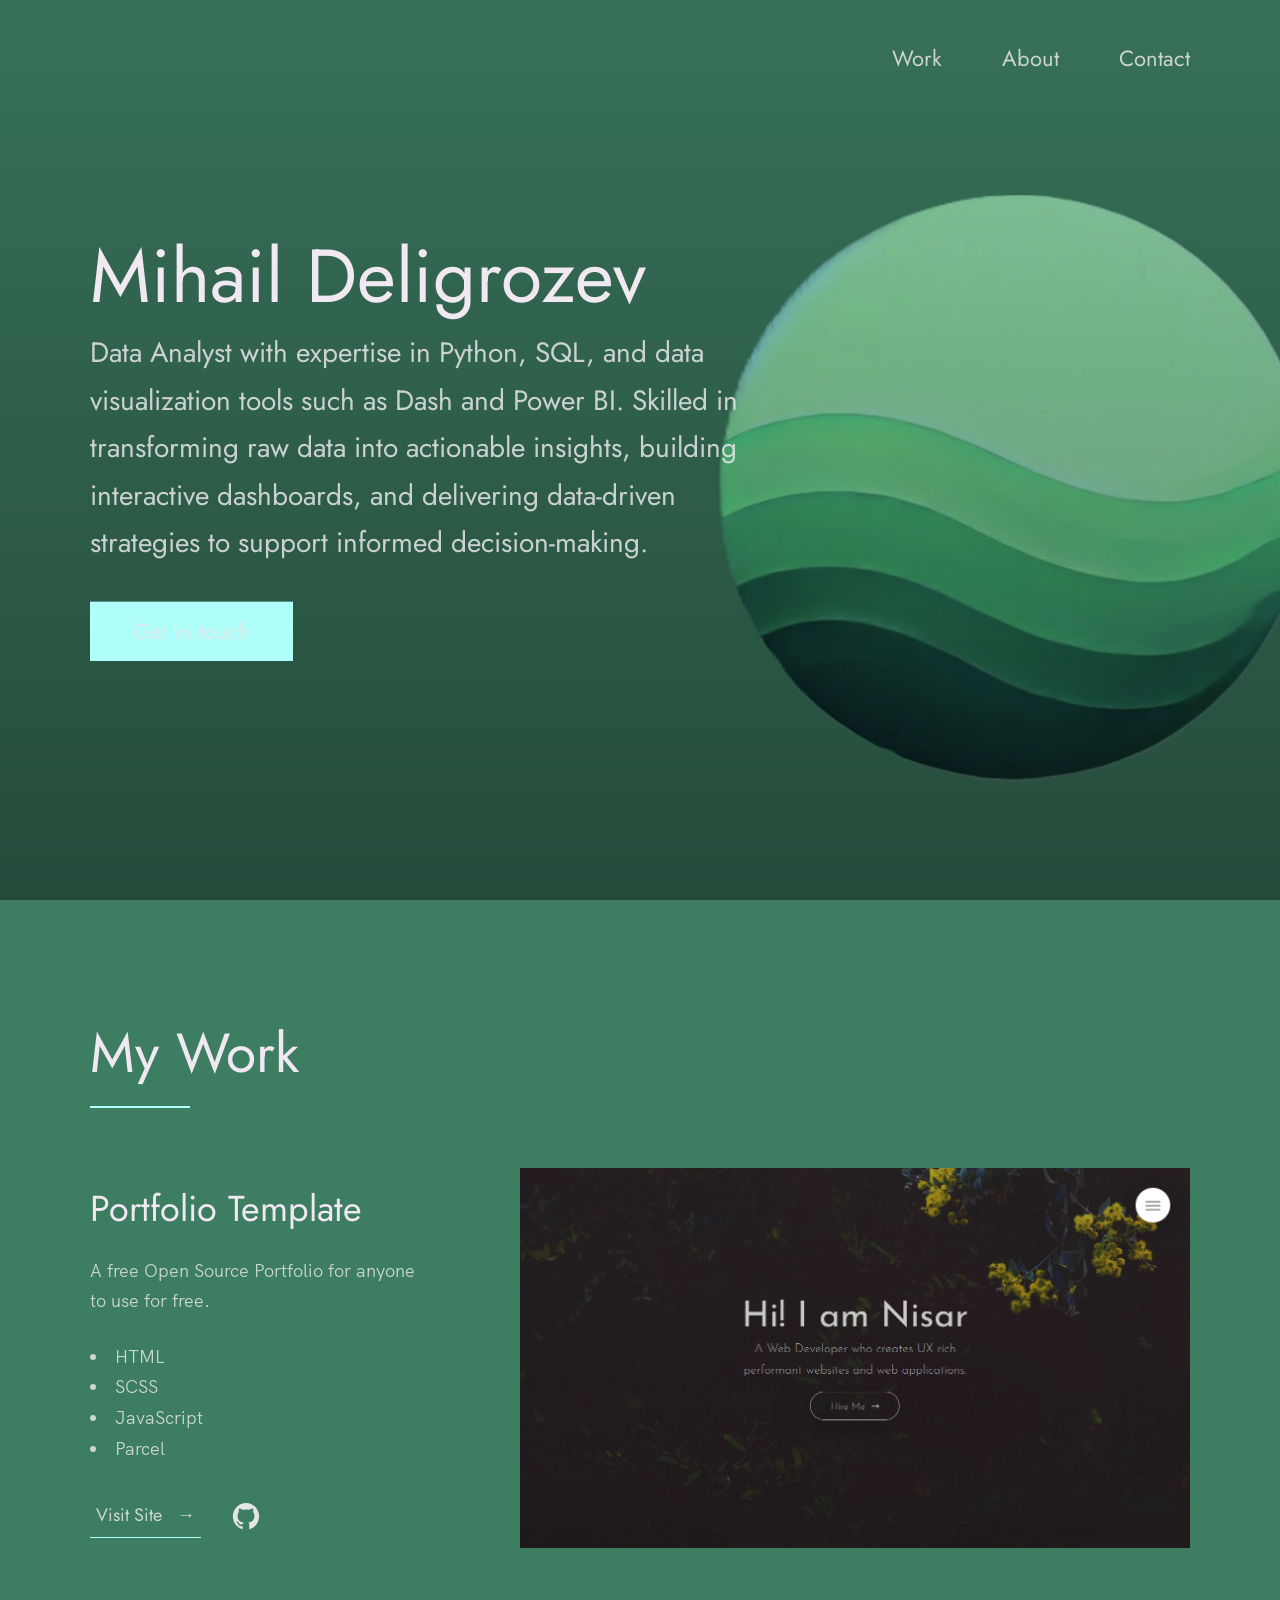
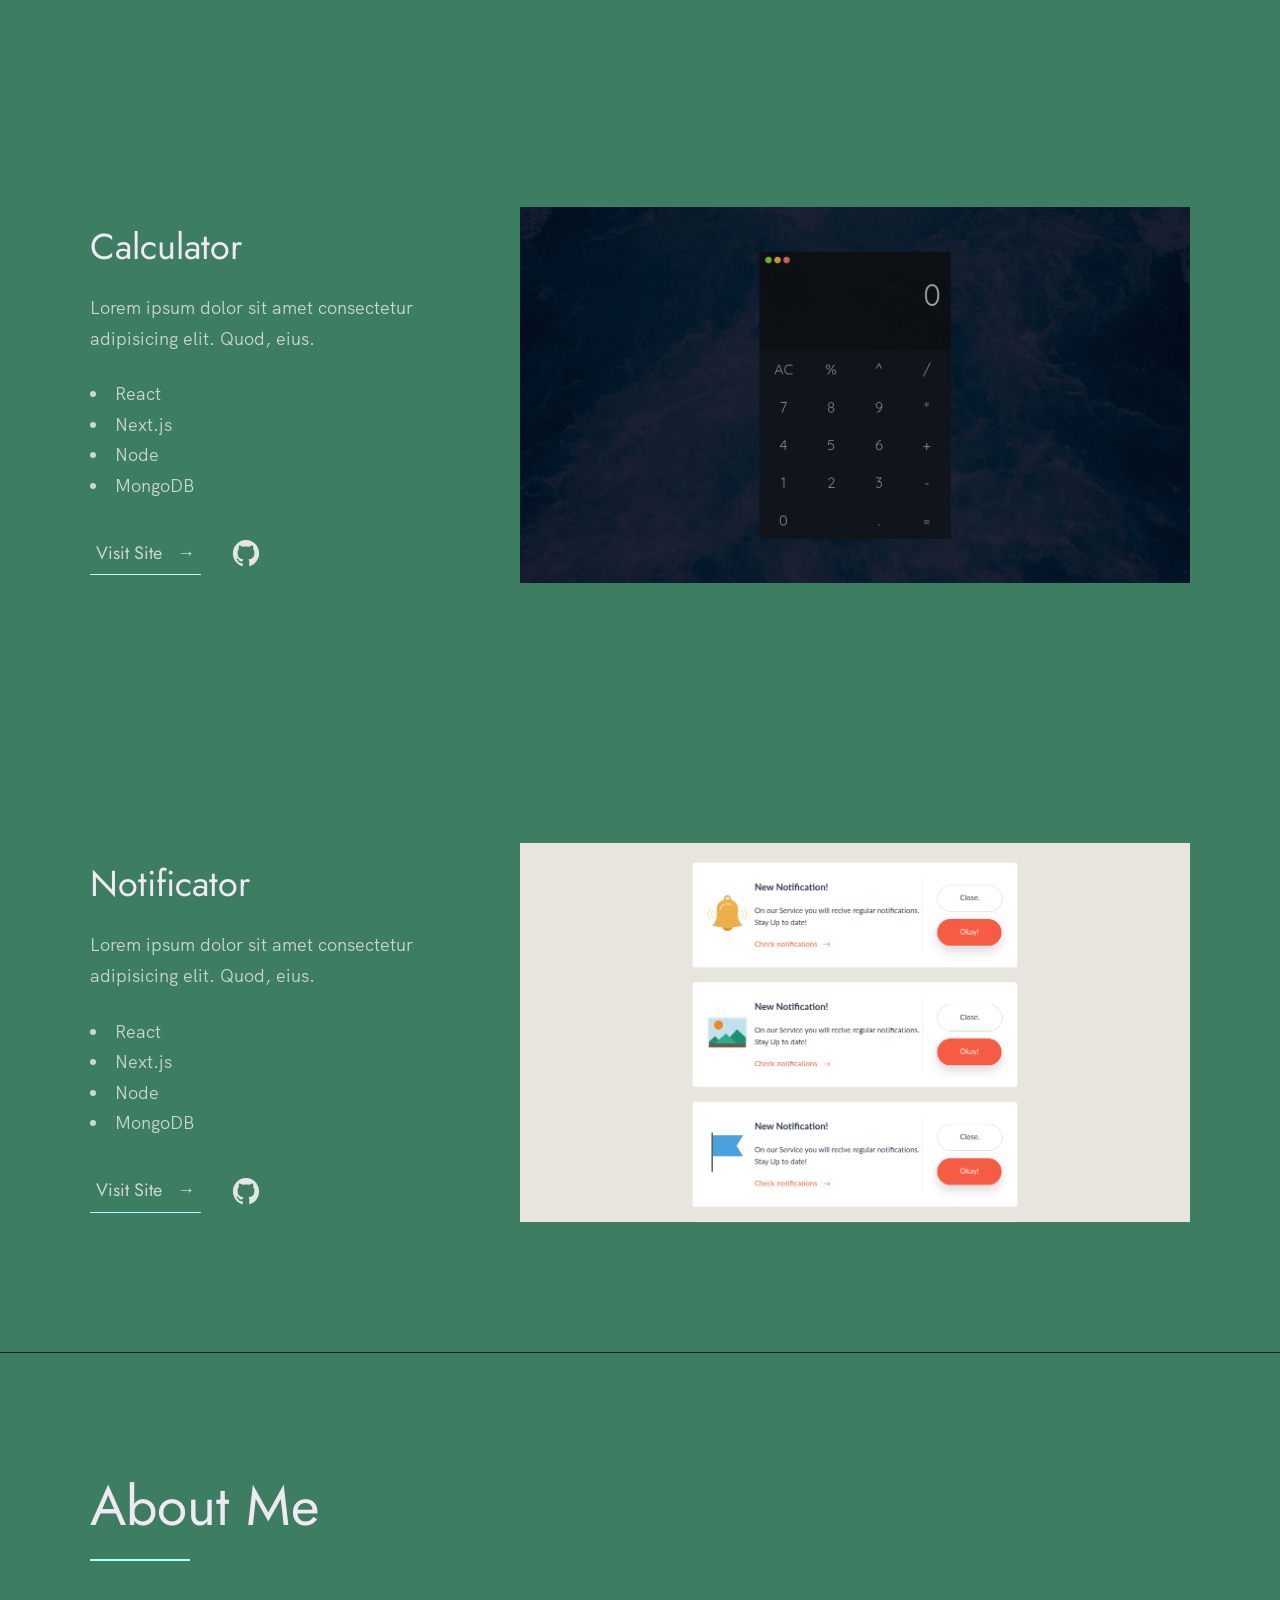
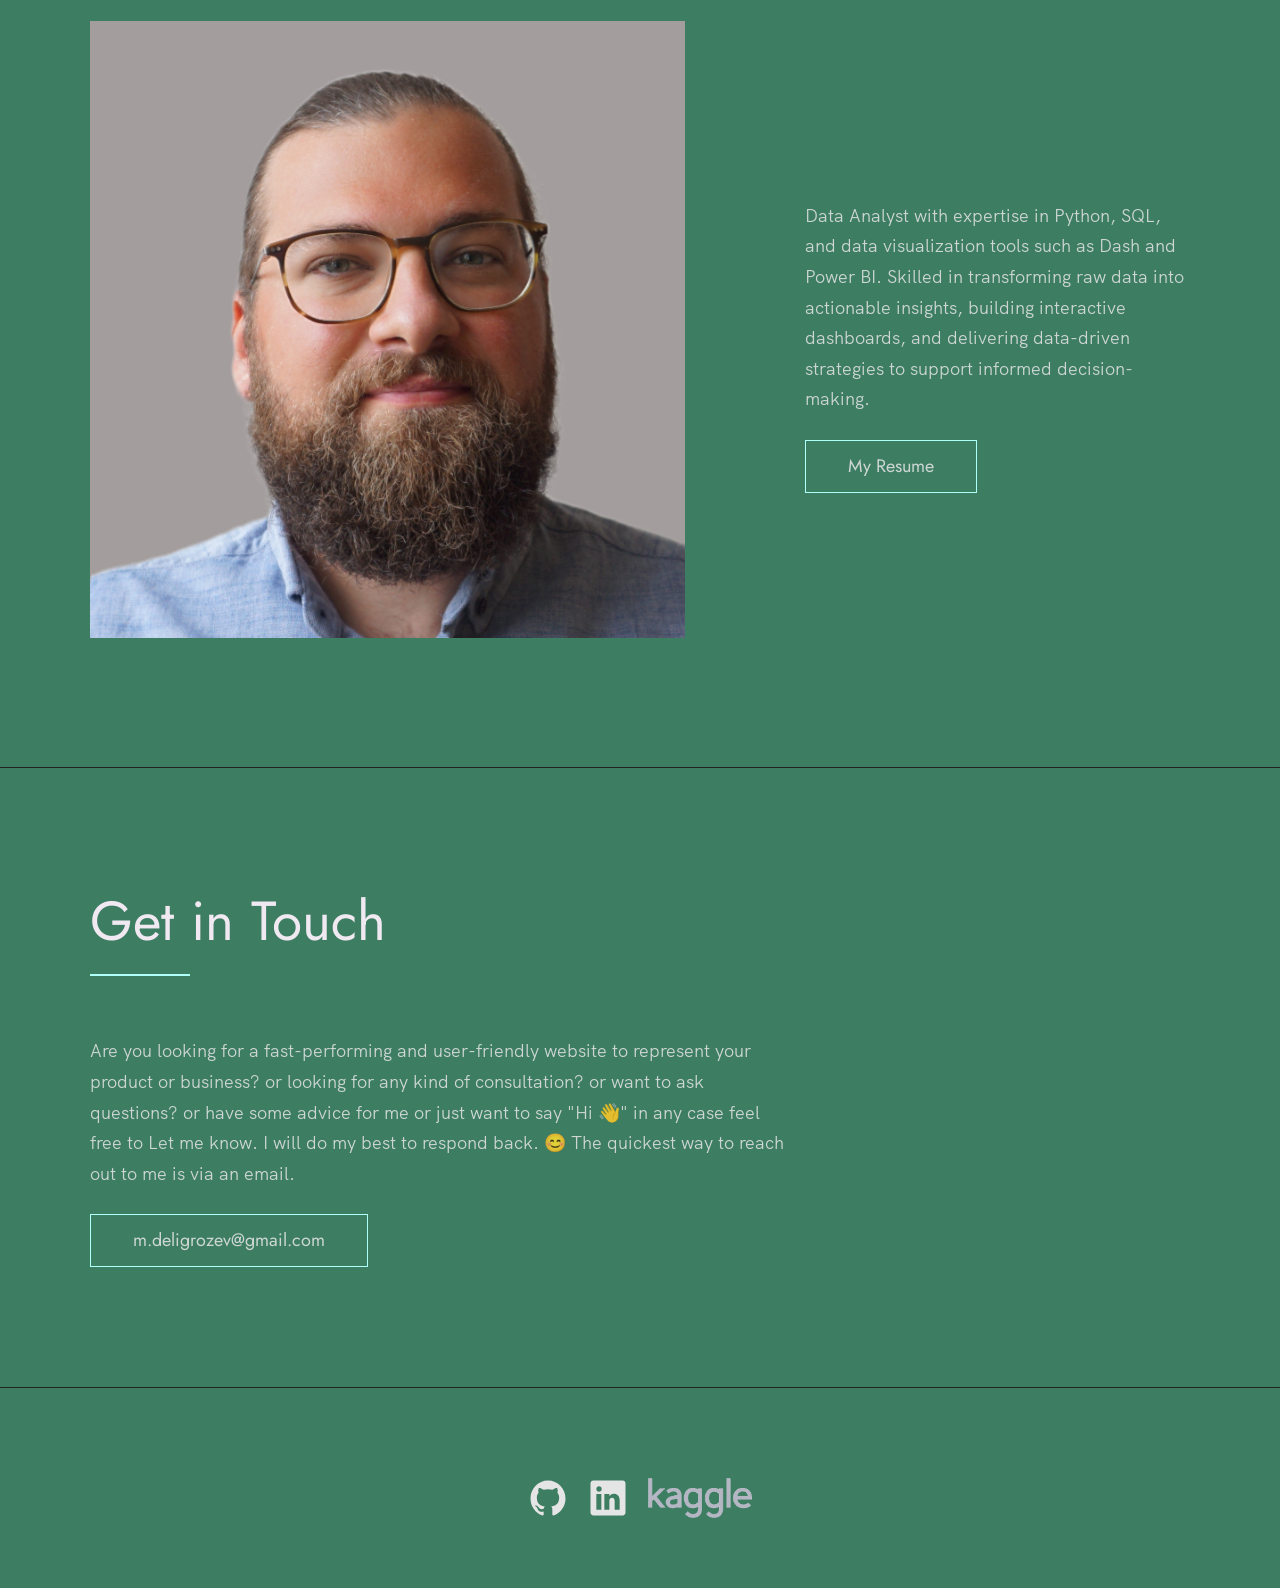
<file: index.html>
<!--
  Follow the instructions written in comments to create your stunning portfolio
-->

<!DOCTYPE html>
<html lang="en">

<head>
  <meta charset="UTF-8" />
  <meta name="viewport" content="width=device-width, initial-scale=1.0" />
  <link rel="shortcut icon" type="image/png" href="./images/header.png" />

  <!-- Put your site title here -->
  <title>
    Mihail Deligrozev | Data Analyst
  </title>

  <meta name="description" content="Add small description of yourslef.">
  <!-- Add some coding keywords below, Ex: (React, CSS etc) -->
  <meta name="keywords" content="Mihail Deligrozev, Python, PowerBI, Tableu" />
  <link rel="stylesheet" href="index.css" />
</head>

<body>

  <!-- ***** Header ***** -->

  <header class="header" role="banner" id="top">
    <div class="row">
      <nav class="nav" role="navigation">
        <ul class="nav__items">
          <li class="nav__item">
            <a href="#work" class="nav__link">Work</a>
          </li>
          <!-- *****<li class="nav__item">
            <a href="#clients" class="nav__link">Clients</a>
          </li> ***** -->
          <li class="nav__item">
            <a href="#about" class="nav__link">About</a>
          </li> 
          <li class="nav__item">
            <a href="#contact" class="nav__link">Contact</a>
          </li>
        </ul>
      </nav>
    </div>
    <div class="header__text-box row">
      <div class="header__text">
        <h1 class="heading-primary">
          <span>Mihail Deligrozev</span>
        </h1>
        <!-- Put a small paragraph about yourself -->
        <p>
          Data Analyst with expertise in Python, SQL,
          and data visualization tools such as Dash and Power BI.
          Skilled in transforming raw data into actionable insights,
          building interactive dashboards, and delivering
          data-driven strategies to support informed decision-making.
        </p>
        <a href="#contact" class="btn btn--pink">Get in touch</a>
      </div>
    </div>
  </header>

  <main role="main">

    <!-- ***** Work ***** -->

    <section class="work" id="work">
      <div class="row">
        <h2>My Work</h2>
        <div class="work__boxes">

          <!-- Each div with the work__box class is a project. -->

          <div class="work__box">
            <div class="work__text">
              <h3>Portfolio Template</h3>
              <p>
                A free Open Source Portfolio for anyone to use for free.
              </p>
              <ul class="work__list">
                <li>HTML</li>
                <li>SCSS</li>
                <li>JavaScript</li>
                <li>Parcel</li>
              </ul>

              <div class="work__links">
                <a href="https://nisar.surge.sh" target="_blank" class="link__text">
                  Visit Site <span>&rarr;</span>
                </a>
                <a href="https://github.com/mihel93/portfolio" title="View Source Code" target="_blank">
                  <img src="./images/github.svg" class="work__code" alt="GitHub">
                </a>
              </div>
            </div>
            <div class="work__image-box">
              <img src="./images/project-1.png" class="work__image" alt="Project 1" />
            </div>
          </div>

          <div class="work__box">
            <div class="work__text">
              <h3>Calculator</h3>
              <p>
                Lorem ipsum dolor sit amet consectetur adipisicing elit. Quod,
                eius.
              </p>
              <ul class="work__list">
                <li>React</li>
                <li>Next.js</li>
                <li>Node</li>
                <li>MongoDB</li>
              </ul>

              <div class="work__links">
                <a href="#" class="link__text">
                  Visit Site <span>&rarr;</span>
                </a>
                <a href="#">
                  <img src="./images/github.svg" class="work__code" title="View Source Code" alt="GitHub">
                </a>
              </div>
            </div>
            <div class="work__image-box">
              <img src="./images/project-2.png" class="work__image" alt="Project 1" />
            </div>
          </div>

          <div class="work__box">
            <div class="work__text">
              <h3>Notificator</h3>
              <p>
                Lorem ipsum dolor sit amet consectetur adipisicing elit. Quod,
                eius.
              </p>
              <ul class="work__list">
                <li>React</li>
                <li>Next.js</li>
                <li>Node</li>
                <li>MongoDB</li>
              </ul>

              <div class="work__links">
                <a href="#" class="link__text">
                  Visit Site <span>&rarr;</span>
                </a>
                <a href="#">
                  <img src="./images/github.svg" class="work__code" title="View Source Code" alt="GitHub">
                </a>
              </div>
            </div>
            <div class="work__image-box">
              <img src="./images/project-3.png" class="work__image" alt="Project 3" />
            </div>
          </div>
        </div>
      </div>
    </section>

    <!-- ***** Clients ***** -->

     <!-- ***** 
      <section class="client" id="clients">
      <div class="row">
        <h2>Clients</h2>
        <div class="client__logos">         
          <img src=".png" class="client__logo" alt="Company 2" />
        </div>
      </div> 
    </section> ***** -->

    <!-- ***** About ***** -->

    <section class="about" id="about">
      <div class="row">
        <h2>About Me</h2>
        <div class="about__content">
          <div class="about__text">
            <p>
              Data Analyst with expertise in Python, SQL,
              and data visualization tools such as Dash and Power BI.
              Skilled in transforming raw data into actionable insights,
              building interactive dashboards, and delivering
              data-driven strategies to support informed decision-making.
            </p>
            <!-- Provide a link to your resume -->
            <a href="https://drive.google.com/file/d/1o7y-qhT0lNWWgTgr9Y8uX5Xx_Z0l0xx1/view?usp=sharing" class="btn">My Resume</a>
          </div>

          <div class="about__photo-container">
            <!-- Add a nice photo of yourself -->
            <img class="about__photo" src="./images/mihail-deligrozev.JPG" alt="" />
          </div>
        </div>
      </div>
    </section>
  </main>

  <!-- ***** Contact ***** -->

  <section class="contact" id="contact">
    <div class="row">
      <h2>Get in Touch</h2>
      <div class="contact__info">
        <p>
          Are you looking for a fast-performing and user-friendly website to
          represent your product or business? or looking for any kind of
          consultation? or want to ask questions? or have some advice for me
          or just want to say "Hi 👋" in any case feel free to Let me know. I
          will do my best to respond back. 😊 The quickest way to reach out to
          me is via an email.
        </p>
        <!-- Replace the email with yours -->
        <a href="mailto:m.deligrozev@gmail.com" class="btn">m.deligrozev@gmail.com</a>
      </div>
    </div>
  </section>

  <!-- ***** Footer ***** -->

  <footer role="contentinfo" class="footer">
    <div class="row">
      <!-- Update the links to point to your accounts -->
      <ul class="footer__social-links">
        <li class="footer__social-link-item">
          <a href="https://github.com/mihel93" title="Link to Github Profile">
            <img src="./images/github.svg" class="footer__social-image" alt="Github">
          </a>
        </li>
        
        <li class="footer__social-link-item">
          <a href="https://www.linkedin.com/in/mihail-deligrozev/">
            <img src="./images/linkedin.svg" title="Link to Linkedin Profile" class="footer__social-image" alt="Linkedin">
          </a>
        </li>

        <li class="footer__social-link-item">
          <a href="https://www.kaggle.com/" title="Link to Kaggle Profile">
            <img src="./images/kaggle.png" class="footer__social-image" alt="Kaggle">
          </a>
        </li>
      </ul>

      
    </div>
  </footer>

  <a href="#top" class="back-to-top" title="Back to Top">
    <img src="./images/arrow-up.svg" alt="Back to Top" class="back-to-top__image"/>
  </a>
  <script src="./index.js"></script>
</body>

</html>
</file>
<file: index.css>
/* --------------------------------------- */
/* ----- Basic Setup ----- */
/* --------------------------------------- */

@font-face {
    font-family: 'Hk Grotesk';
    font-style: normal;
    font-weight: 400;
    src: url('./fonts/HKGrotesk-Regular.woff') format('woff');
}

@font-face {
    font-family: 'Jost';
    font-style: normal;
    font-weight: 400;
    src: url('./fonts/Jost-Regular.ttf') format('woff');
}

* {
    margin: 0;
    padding: 0;
    box-sizing: inherit;
}

:root {
    --font-size-small: 1.8rem;
    --font-size-normal: 2.2rem;
    --font-size-medium: 2.8rem;
    --font-size-medium-1: 3.6rem;
    --font-size-large: 5.5rem;
    --font-size-huge: 7.5rem;
    --font-stack: 'Hk Grotesk', sans-serif;

    --line-height-normal: 1.7;
    --line-height-small: 1.2;

    --black: #3D7D62;
    --pink: #AFFFFB;
    --white: #f0e9f2;
    --white-1: #e5e5e6da;


    --container-max-width: 1180px;
    --container-normal-width: 800px;
    --container-medium-width: 700px; 
    --container-small-width: 500px;

    --gutter-huge: 12rem;
    --gutter-medium: 6rem;
    --gutter-normal: 3rem;
    --gutter-small-1: 2.5rem;
    --gutter-small: 2rem;

    --border-light: 1px solid rgb(36, 35, 35);
}

html {
    font-size: 62.5%; /* (16/10)*100 = 62.5% => 1rem = 10px */
    box-sizing: border-box;
    scroll-behavior: smooth;
}

@media(max-width: 1000px) {
    html {
        font-size: 52%;
    }
}

body {
    font-size: var(--font-size-small);
    font-family: var(--font-stack);
    font-weight: 400;
    color: var(--white-1);
    line-height: var(--line-height-normal);
    background: var(--black);
    overflow-x: hidden;
}

.row {
    max-width: var(--container-max-width);
    margin: 0 auto;
}

@media(max-width: 1340px) {
    .row {
        max-width: 1100px;
    }
}

@media(max-width: 1240px) {
    .row {
        padding: 0 var(--gutter-medium);
    }
}

@media(max-width: 600px) {
    .row {
        padding: 0 var(--gutter-normal);
    }
}

@media(max-width: 600px) {
    .row {
        padding: 0 var(--gutter-small);
    }
}

section {
    padding: var(--gutter-huge) 0;
    border-bottom: var(--border-light);
}

img {
    object-fit: contain;
    max-width: 100%;
}

/* --------------------------------------- */
/* ----- Headlines and Paragraphs ----- */
/* --------------------------------------- */

h1,
h2,
h3 {
    font-family: 'Jost', sans-serif;
    font-weight: 400;
    line-height: var(--line-height-small);
    color: var(--white);
}

.heading-primary {
    line-height: 1;
    font-size: var(--font-size-huge);
    font-weight: 400;
}

@media(max-width: 900px) {
    .heading-primary {
        font-size: 6.5rem;
    }
}

h2 {
    font-size: var(--font-size-large);
    margin-bottom: var(--gutter-medium);
}

h2::after {
    content: '';
    display: block;
    height: 2px;
    width: 10rem;
    background: var(--pink);
    margin: var(--gutter-small) 0;
}

h3 {
    font-size: var(--font-size-medium-1);
    margin-bottom: var(--gutter-small);
}

@media(max-width: 500px) {
    .heading-primary {
        font-size: var(--font-size-large);
    }

    h2 {
        font-size: var(--font-size-medium-1);
    }

    h3 {
        font-size: var(--font-size-medium);
    }
}

p {
    margin: var(--gutter-small-1) 0;
}

@media(max-width: 900px) {
    p { 
        max-width: var(--container-small-width);
    }
}

/* --------------------------------------- */
/* ----- Buttons and Links ----- */
/* --------------------------------------- */

a {
    color: var(--white);
    font-weight: 400;
    font-family: 'Jost', sans-serif;
    transition: all .2s;
    outline: 2px solid transparent;
}

::-moz-focus-inner {
    border: 0;
}

button:focus,
a:focus {
    outline: 2px solid var(--pink);
}

body:not(.user-is-tabbing) button:focus,
body:not(.user-is-tabbing) a:focus {
    outline: none;
}

.link:hover {
    color: var(--pink);
}

.btn {
    position: relative;
    display: inline-block;
    padding: 1rem 4.2rem;
    text-decoration: none;
    color: inherit;
    border: 1px solid  var(--pink);
    font-weight: 400;
}

.btn:focus {
    outline: none;
}

.btn::after {
    content: '';
    display: block;
    position: absolute;
    top: 0;
    left: 0;
    right: 100%;
    background: var(--white);
    height: 100%;
    z-index: -1;
    transition: all 0.2s cubic-bezier(1, 0.68, 0.16, 0.9);
}

.btn:hover::after,
.btn:focus::after {
    right: 0;
    background: var(--pink);
}

.btn--pink {
    background: var(--pink);
    transition: all 0.2s;
}

.btn--pink::after {
    display: none;
}

.btn--pink:hover,
.btn--pink:focus {
    background: transparent;
}

.link__text {
    position: relative;
    display: inline-block;
    padding: .6rem;
    color: inherit;
    text-decoration: none;
    border-bottom: 1px solid var(--pink);
}

.link__text::after {
    content: '';
    display: block;
    position: absolute;
    top: 0;
    left: 0;
    right: 100%;
    background: var(--white);
    height: 100%;
    z-index: -1;
    transition: all 0.2s cubic-bezier(1, 0.68, 0.16, 0.9);
}

.link__text:focus {
    outline: none;
}

.link__text:hover::after,
.link__text:focus:after {
    right: 0;
    background: var(--pink);
}

.link__text span {
    padding-left: 1rem;
    font-family: sans-serif;
}

/* ----- Back to Top ----- */

.back-to-top {
    position: fixed;
    bottom: 4rem;
    right: 4rem;
    display: flex;
    justify-content: center;
    align-items: center;
    height: 5.5rem;
    width: 5.5rem;
    background-color: var(--pink);
    border-radius: 50%;
    z-index: 10;
    visibility: hidden;
    transition: all .4s;
}

.back-to-top__image {
    height: 70%;
}

@media(max-width: 900px) {
    .back-to-top {
        right: 2rem;
    }
}

@media(max-width: 500px) {
    .back-to-top {
        right: 1rem;
    }
}

/* --------------------------------------- */
/* ----- Navigation ----- */
/* --------------------------------------- */

.nav {
    display: flex;
    justify-content: flex-end;
    padding: var(--gutter-normal) 0;
}

.nav__items {
    display: flex;
    list-style: none;
}

.nav__item:not(:last-child) {
    margin-right: var(--gutter-medium);
}

@media(max-width: 500px) {
    .nav {
        justify-content: center;
    }
}

@media(max-width: 400px) {
    .nav__item:not(:last-child) {
        margin-right: var(--gutter-normal);
    }
}

@media(max-width: 300px) {
    .nav {
        font-size: var(--font-size-small);
    }
}

.nav__link {
    position: relative;
    display: inline-block;
    padding: 1rem 0;
    text-decoration: none;
    color: inherit;
    transition: all .2s;
}

.nav__link::after {
    content: '';
    position: absolute;
    bottom: 0;
    left: 0;
    right: 100%;
    display: inline-block;
    height: 1rem;
    background: var(--white);
    transition: all 0.25s cubic-bezier(1, 0.68, 0.16, 0.9);
}

.nav__link:hover {
    color: var(--pink);
}

.nav__link:hover::after {
    right: 0;
    height: 2px;
    background: var(--pink);
}

/* --------------------------------------- */
/* ----- Header ----- */
/* --------------------------------------- */

.header {
    background: linear-gradient(rgba(0,0,0, .1), rgba(0,0,0, .4)), 
        url('./images/header.jpg');
    height: 100vh;
    background-size: cover;
    background-position: center;
    background-attachment: fixed;
    font-size: var(--font-size-normal);
}

.header__text {
    position: absolute;
    top: 50%;
    transform: translateY(-50%);
}

.header__text p {
    margin: 1.5rem 0 3.5rem;
    max-width: var(--container-medium-width);
    font-family: 'Jost', sans-serif;
    font-size: var(--font-size-medium);
}

@media(max-width: 500px) {
    .header {
        text-align: center;
    }

    .header__text p {
        transform: scale(.8);
    }
}

/* --------------------------------------- */
/* ----- Work ----- */
/* --------------------------------------- */

.work__box {
    display: flex;
    align-items: center;
}

@media(max-width: 900px) {
    .work__box {
        align-items: initial;
        flex-direction: column-reverse;
    }
}

.work__box:not(:last-child) {
    margin-bottom: 25rem;
}

@media(max-width: 500px) {
    .work__box:not(:last-child) {
        margin-bottom: 20rem;
    }
}

.work__links {
    display: flex;
    align-items: center;
}

.work__text {
    flex: 0 0 30%;
}

.work__list {
    /* list-style-type: square; */
    list-style-position: inside;
    margin-bottom: var(--gutter-normal);
}

.work__code {
    display: block;
    height: 3rem;
    margin-left: var(--gutter-normal);
    transition: all .3s;
}

.work__code:hover {
    transform: scale(1.2);
}

.work__image-box {
    margin-bottom: var(--gutter-normal);
}

@media(min-width: 901px) {
    .work__image-box {
        flex: 1;
        margin: 0 0 0 10rem;
    }
}

@media(max-width: 900px) {
    .work__code {
        height: 4rem;
    }
}

/* --------------------------------------- */
/* ----- Clients ----- */
/* --------------------------------------- */

.client__logos {
    display: flex;
    justify-content: space-between;
    filter: invert(100%) grayscale(100%) opacity(.8);
}

.client__logo {
    height: 6.5rem;
    max-width: 18rem;
}

@media(max-width: 1240px) {
    .client__logos {
        overflow-x: scroll;
        padding: var(--gutter-normal);
    }

    .client__logo:not(:last-of-type) {
        margin-right: var(--gutter-medium);
    }
}

/* --------------------------------------- */
/* ----- About ----- */
/* --------------------------------------- */

.about__content {
    display: flex;
    flex-direction: row-reverse;
    align-items: center;
}

@media(max-width: 900px) {
    .about__content {
        flex-direction: column-reverse;
        align-items: initial;
    }
}

.about__photo-container {
    margin-bottom: var(--gutter-normal);
}

@media(min-width: 901px) {
    .about__text {
        flex: 0 0 35%;
    }
    
    .about__photo-container {
        flex: 1;
        margin: 0 var(--gutter-huge) 0 0;
    }
}

/* --------------------------------------- */
/* ----- Contact ----- */
/* --------------------------------------- */

.contact__info {
    max-width: var(--container-medium-width);
}

/* --------------------------------------- */
/* ----- Footer ----- */
/* --------------------------------------- */

.footer {
    text-align: center;
    padding: var(--gutter-medium) 0 var(--gutter-normal);
}

.footer__social-links {
    display: flex;
    justify-content: center;
    padding: var(--gutter-normal) 0;
    list-style: none;
}

.footer__social-link-item:not(:last-of-type) {
    margin-right: var(--gutter-small);
}

.footer__social-image {
    height: 4rem;
}

.footer__github-buttons {
    display: flex;
    justify-content: center;
}

.footer__github-buttons iframe {
    height: 2.5rem;
    width: 84px;
    transform: translateY(3px);
}

@media(max-width: 500px) {
    .footer {
        padding: var(--gutter-medium) 0;
    } 
}
</file>
